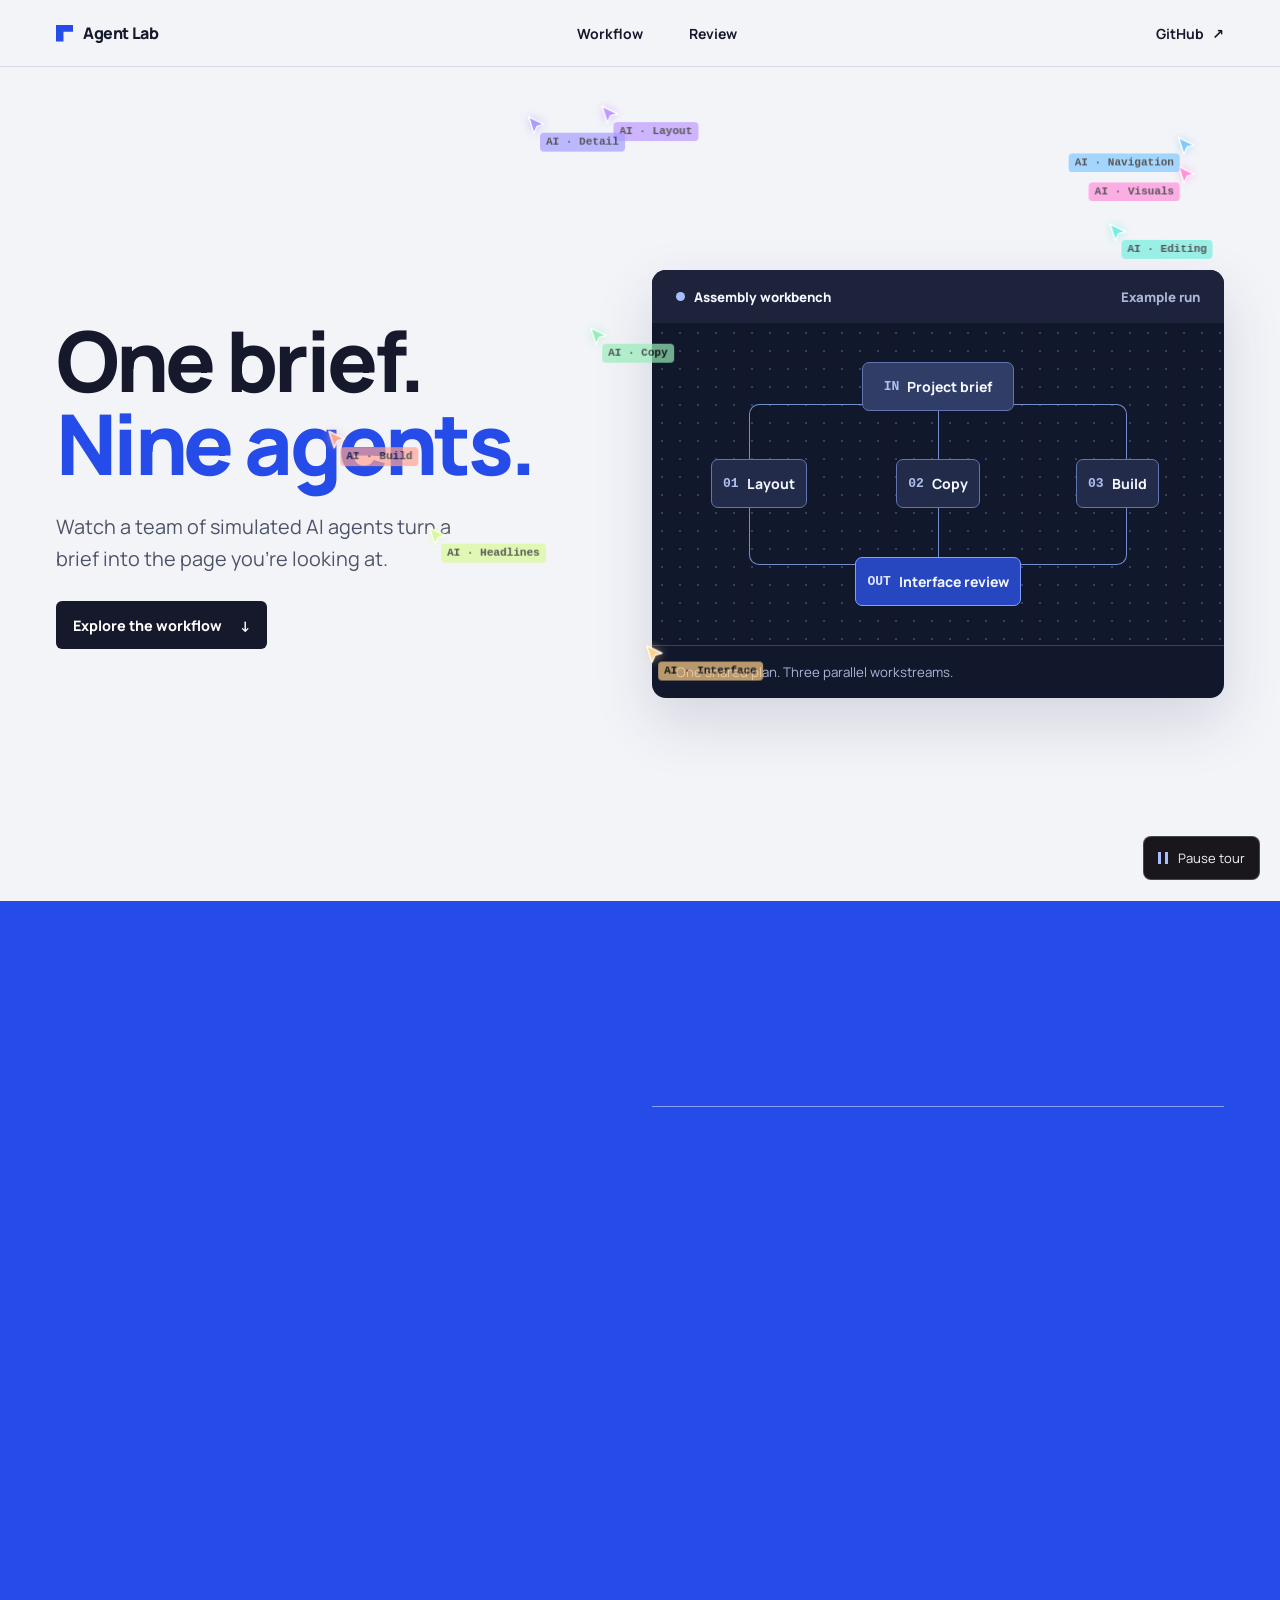
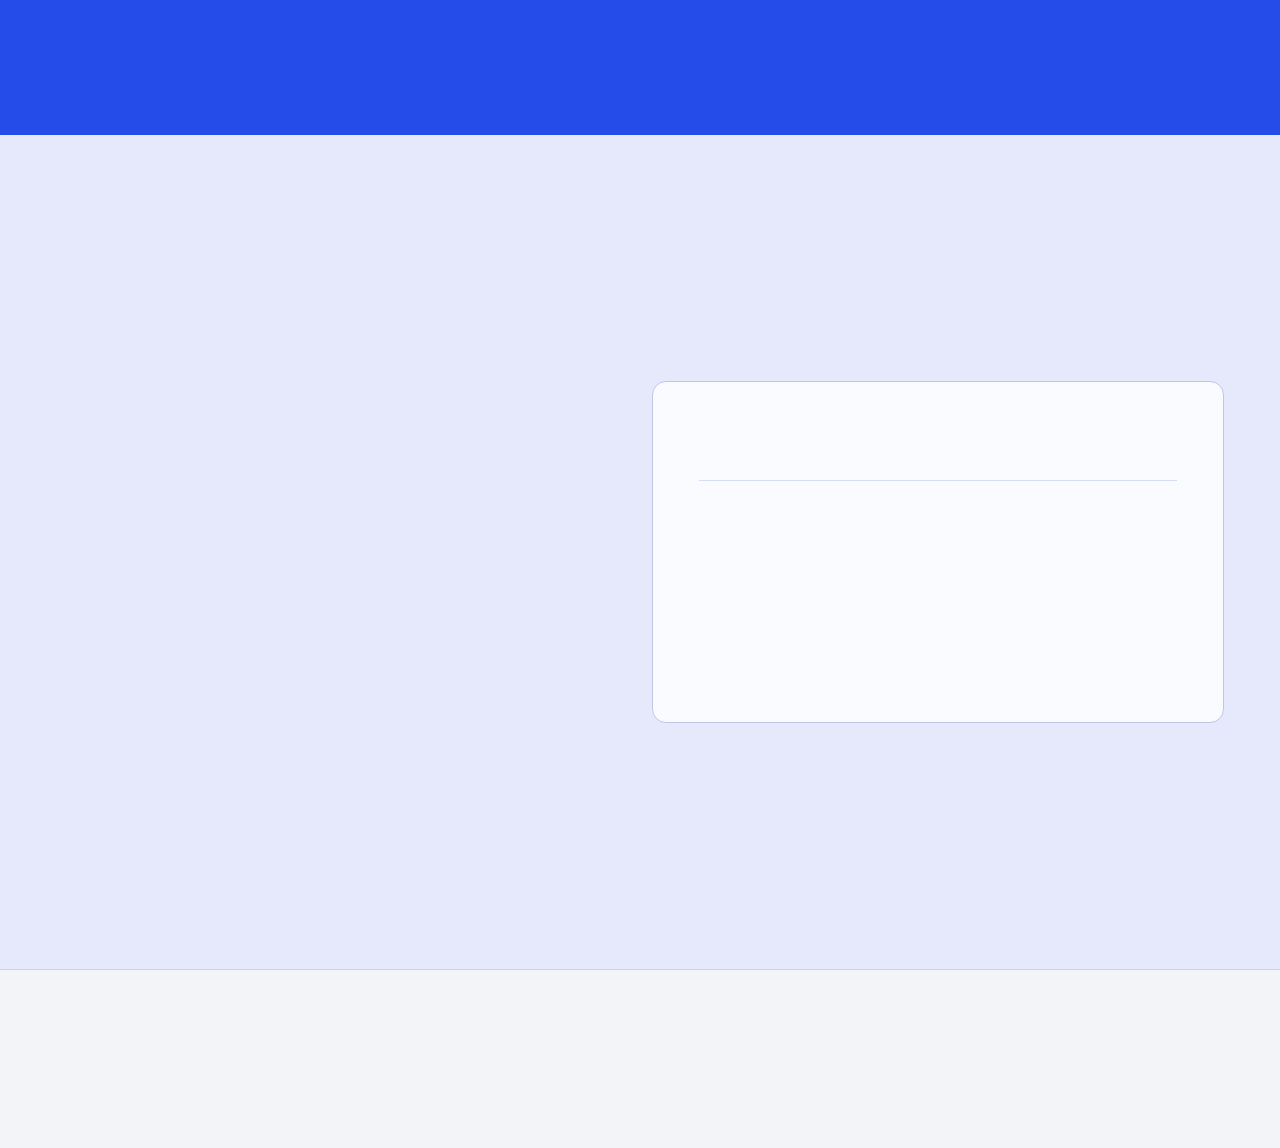
<file: demo/index.html>
<!doctype html>
<html lang="en">
<head>
  <meta charset="utf-8">
  <meta name="viewport" content="width=device-width, initial-scale=1">
  <meta name="theme-color" content="#f3f4f8">
  <meta name="description" content="Watch nine simulated agents assemble this interface, from brief to review.">
  <title>Agent Lab · Site Assembly</title>
  <link rel="stylesheet" href="./lab.css">
  <link rel="stylesheet" href="../skills/site-assembly/assets/starter/agent-build.css">
  <script type="module" src="./lab.js"></script>
</head>
<body>
  <a class="skip" href="#main">Skip to content</a>
  <header class="lab-header" data-tour-persistent>
    <div class="frame mast">
      <a class="wordmark" href="#top"><i aria-hidden="true"></i>Agent Lab</a>
      <nav aria-label="Page sections"><a href="#workflow">Workflow</a><a href="#review">Review</a></nav>
      <a class="repo" href="https://github.com/wquxss/site-assembly">GitHub <span class="arrow" aria-hidden="true">↗</span></a>
    </div>
  </header>

  <main id="main">
    <section class="hero chapter" id="top" data-tour-section="brief" aria-labelledby="title">
      <div class="frame hero-layout">
        <div class="hero-copy">
          <h1 id="title" data-tour-job="copy">One brief.<br><span>Nine agents.</span></h1>
          <p data-tour-job="copy">Watch a team of simulated AI agents turn a brief into the page you’re looking at.</p>
          <a class="action" href="#workflow" data-tour-job="dev">Explore the workflow <span aria-hidden="true">↓</span></a>
        </div>
        <div class="workbench" aria-label="Assembly workbench">
          <div class="bench-head" data-tour-job="design"><span><i></i> Assembly workbench</span><span>Example run</span></div>
          <div class="board">
            <div class="connector connector-top" aria-hidden="true"></div>
            <div class="connector connector-bottom" aria-hidden="true"></div>
            <div class="node node-start" data-tour-job="design"><span>IN</span> Project brief</div>
            <div class="node node-layout" data-tour-job="design"><span>01</span> Layout</div>
            <div class="node node-copy" data-tour-job="design"><span>02</span> Copy</div>
            <div class="node node-build" data-tour-job="design"><span>03</span> Build</div>
            <div class="node node-final" data-tour-job="dev"><span>OUT</span> Interface review</div>
          </div>
          <div class="bench-foot" data-tour-job="copy">One shared plan. Three parallel workstreams.</div>
        </div>
      </div>
    </section>

    <section class="workflow chapter" id="workflow" data-tour-section="workflow" aria-labelledby="workflow-title">
      <div class="frame chapter-layout">
        <div>
          <h2 id="workflow-title" data-tour-job="copy">From brief<br>to build.</h2>
          <p class="chapter-lead" data-tour-job="copy">Agents share the same plan and work in parallel. The page advances once the current work is in place.</p>
        </div>
        <ol class="queue" aria-label="Workflow steps">
          <li data-tour-job="design"><span>01</span><div><h3>Read the brief</h3><p>Agree on the goal, content and constraints.</p></div></li>
          <li data-tour-job="design"><span>02</span><div><h3>Divide the work</h3><p>Assign layout, copy and implementation.</p></div></li>
          <li data-tour-job="design"><span>03</span><div><h3>Assemble the page</h3><p>Bring each piece into its place on the page.</p></div></li>
          <li data-tour-job="design"><span>04</span><div><h3>Review together</h3><p>Check the result and leave the site ready to use.</p></div></li>
        </ol>
      </div>
    </section>

    <section class="review chapter" id="review" data-tour-section="review" aria-labelledby="review-title">
      <div class="frame chapter-layout">
        <div>
          <h2 id="review-title" data-tour-job="copy">Ready for<br>review.</h2>
          <p class="chapter-lead" data-tour-job="copy">The assembled interface is a real page. Pause the tour at any point to explore it at your own pace.</p>
          <a class="action" href="https://github.com/wquxss/site-assembly" data-tour-job="dev">Get Site Assembly <span aria-hidden="true">↗</span></a>
        </div>
        <div class="review-sheet">
          <h3 data-tour-job="copy">Review checklist</h3>
          <ul>
            <li data-tour-job="design"><i aria-hidden="true"></i> Layout follows the brief</li>
            <li data-tour-job="design"><i aria-hidden="true"></i> Content reads in order</li>
            <li data-tour-job="design"><i aria-hidden="true"></i> Navigation is ready to use</li>
          </ul>
          <p data-tour-job="copy">Illustrative run. The cursors are simulated in your browser.</p>
        </div>
      </div>
    </section>
  </main>
  <footer class="lab-footer" data-tour-section="credits">
    <div class="frame mast"><span data-tour-job="copy">Site Assembly</span><div><a href="https://shinedsgn.ru/" data-tour-job="dev">shinedsgn.ru ↗</a><a href="https://t.me/shinecode" data-tour-job="dev">Telegram ↗</a></div></div>
  </footer>
  <button class="agent-tour" type="button" data-agent-tour hidden>
    <span class="agent-tour-icon" aria-hidden="true"></span><span data-agent-tour-label>Pause tour</span>
  </button>
</body>
</html>
</file>
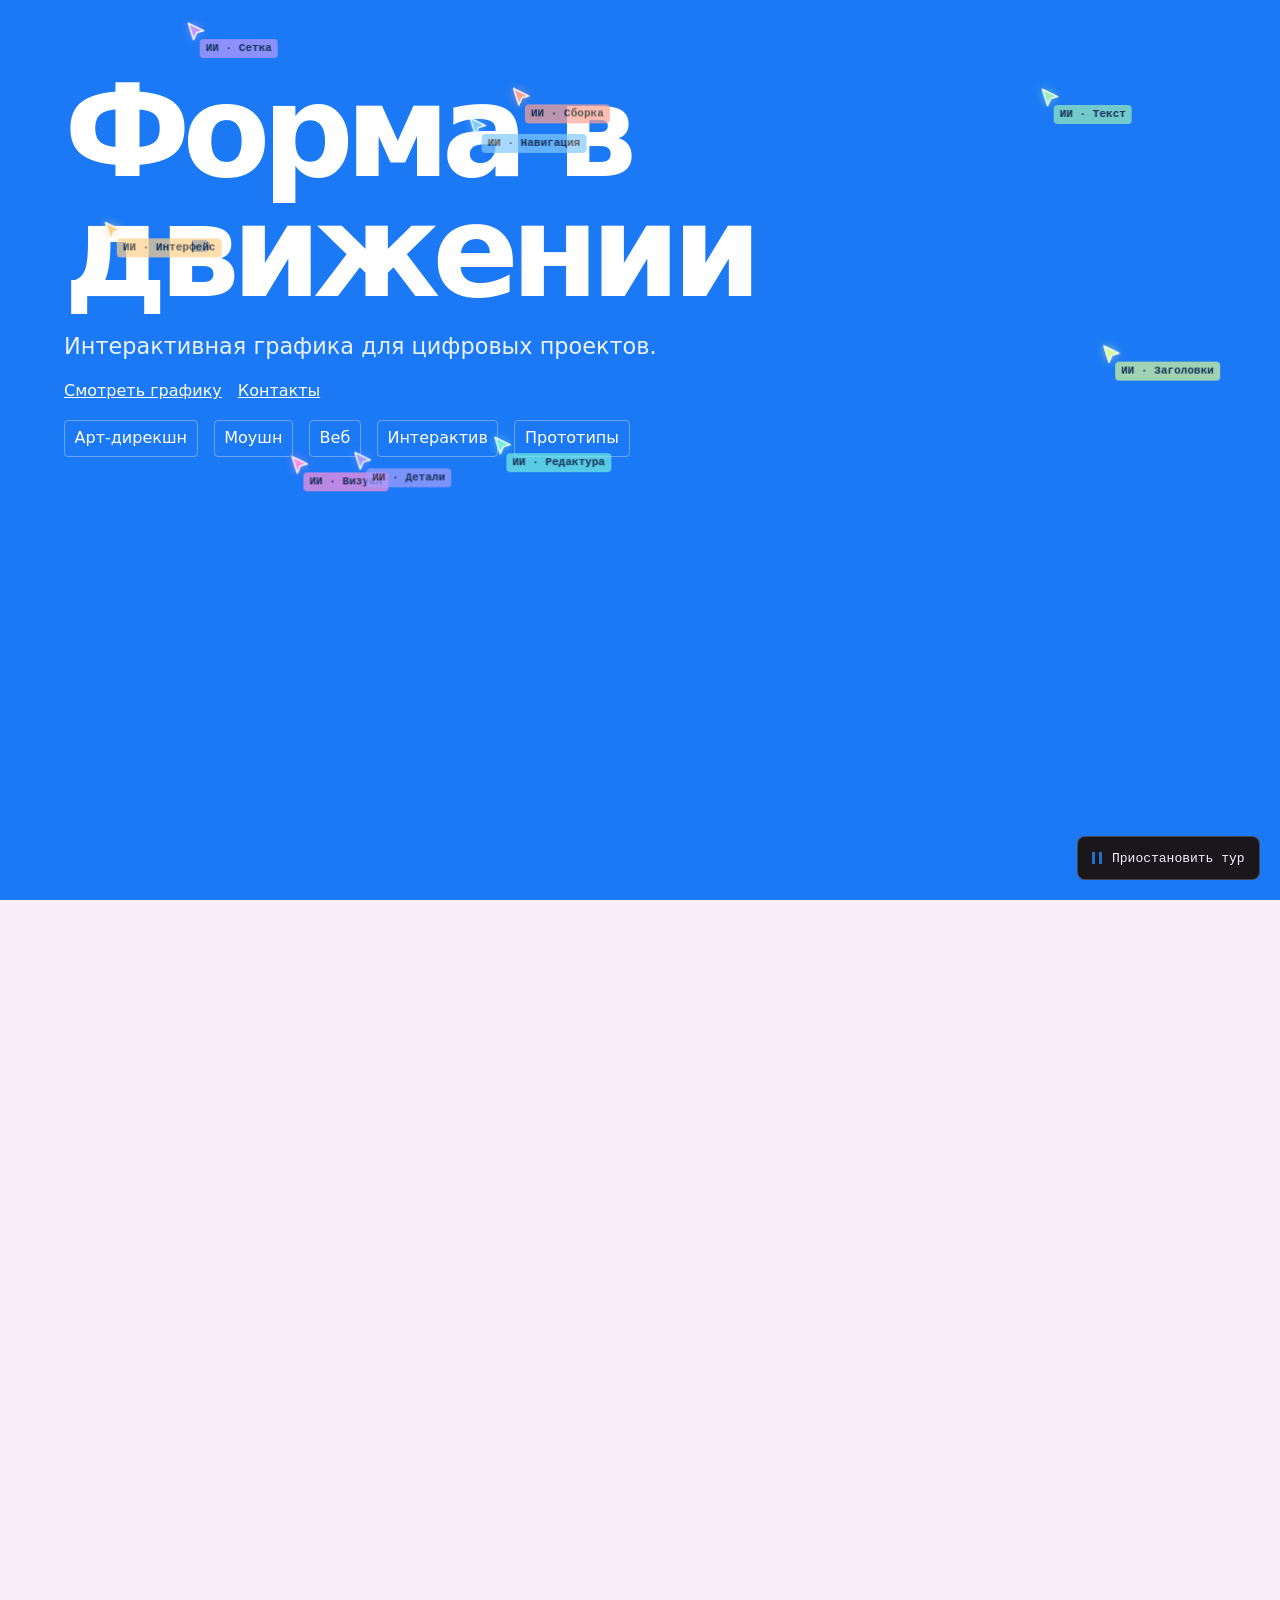
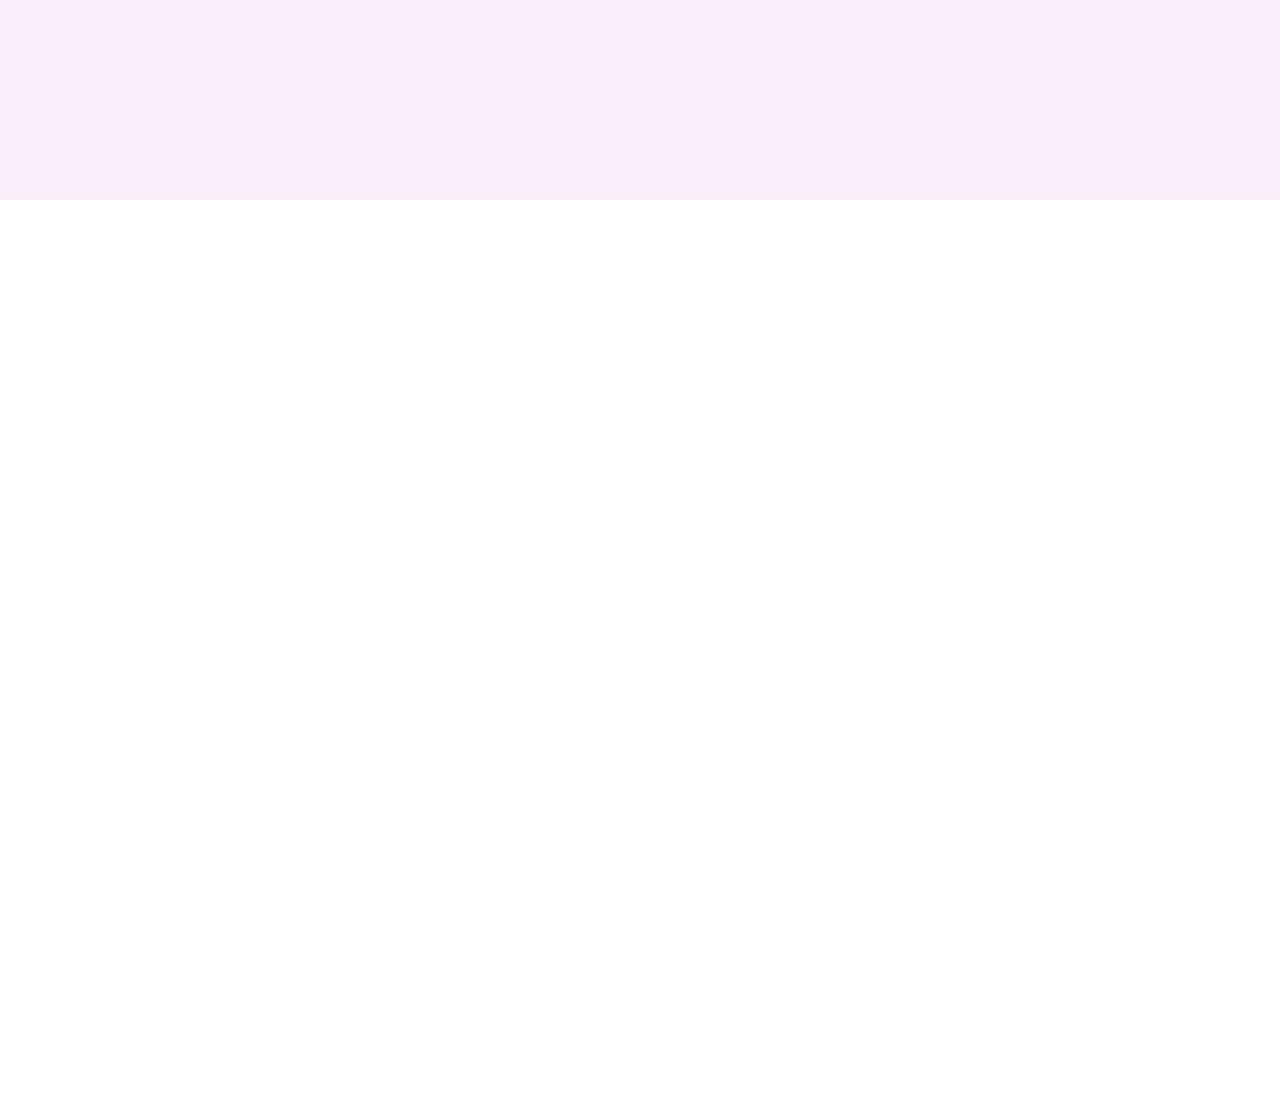
<file: skills/site-assembly/assets/starter/index.html>
<!doctype html>
<html lang="ru">
<head>
  <meta charset="utf-8">
  <meta name="viewport" content="width=device-width, initial-scale=1">
  <title>Site Assembly</title>
  <link rel="stylesheet" href="./demo.css">
  <link rel="stylesheet" href="./agent-build.css">
  <script type="module" src="./main.js"></script>
</head>
<body>
  <button class="agent-tour mono" type="button" data-agent-tour hidden>
    <span class="agent-tour-icon" aria-hidden="true"></span>
    <span data-agent-tour-label>приостановить тур</span>
  </button>
  <main>
    <section class="demo-scene demo-intro" data-tour-section="intro" aria-labelledby="intro">
      <h1 id="intro" data-tour-job="copy">Форма в движении</h1>
      <p data-tour-job="copy">Интерактивная графика для цифровых проектов.</p>
      <nav aria-label="разделы">
        <a href="#motion" data-tour-job="dev">Смотреть графику</a>
        <a href="#contact" data-tour-job="dev">Контакты</a>
      </nav>
      <div class="demo-disciplines" aria-label="направления работы">
        <span data-tour-job="design">Арт-дирекшн</span>
        <span data-tour-job="design">Моушн</span>
        <span data-tour-job="design">Веб</span>
        <span data-tour-job="copy">Интерактив</span>
        <span data-tour-job="dev">Прототипы</span>
      </div>
    </section>
    <section class="demo-scene" data-tour-section="motion" id="motion" aria-labelledby="motion-heading">
      <h2 id="motion-heading" data-tour-job="copy">Моушн</h2>
      <p data-tour-job="copy">Анимация интерфейсов и интерактивная графика.</p>
    </section>
    <section class="demo-scene" data-tour-section="contact" id="contact" aria-labelledby="contact-heading">
      <h2 id="contact-heading" data-tour-job="copy">Обсудим проект</h2>
      <p data-tour-job="copy">Расскажи, что должно ожить на экране.</p>
      <a href="mailto:hello@example.com" data-tour-job="dev">Написать</a>
    </section>
  </main>
</body>
</html>
</file>
<file: demo/lab.css>
@font-face {
  font-family: Manrope;
  src: url('./manrope-latin-wght-normal.woff2') format('woff2');
  font-weight: 200 800;
  font-display: swap;
}

:root {
  color-scheme: light;
  --ink: #15192b;
  --muted: #4d5369;
  --paper: #f3f4f8;
  --blue: #254be8;
  --night: #12182b;
  --header: 66px;
  font-family: Manrope, system-ui, sans-serif;
  color: var(--ink);
  background: var(--paper);
}

*, *::before, *::after { box-sizing: border-box; }
body, h1, h2, h3, p { margin: 0; }
a { color: inherit; text-decoration: none; }
button { font: inherit; }
:focus-visible { outline: 2px solid currentColor; outline-offset: 5px; }
::selection { color: white; background: #222cad; }
[id] { scroll-margin-top: var(--header); }
.frame { width: min(1270px, calc(100% - 112px)); margin-inline: auto; }
.skip { position: fixed; z-index: 100; inset: 8px auto auto 12px; padding: 10px 16px; background: white; transform: translateY(-120%); }
.skip:focus { transform: none; }

.lab-header { position: sticky; z-index: 72; top: 0; background: var(--paper); border-bottom: 1px solid #d9ddea; }
.mast, .mast nav, .mast > div { display: flex; align-items: center; }
.mast { min-height: var(--header); justify-content: space-between; gap: 24px; }
.mast nav, .mast > div { gap: clamp(14px, 4vw, 46px); }
.mast a { transition: color .18s; }
.mast a:hover { color: var(--blue); }
.wordmark { display: inline-flex; align-items: center; gap: 10px; font-weight: 800; letter-spacing: -.026em; white-space: nowrap; }
.wordmark i { width: 17px; aspect-ratio: 1; background: var(--blue); clip-path: polygon(0 0, 100% 0, 100% 42%, 44% 42%, 44% 100%, 0 100%); }
.mast nav a, .repo { font-size: .875rem; font-weight: 700; }
.repo { display: inline-flex; align-items: center; gap: 8px; white-space: nowrap; }

.chapter { display: grid; align-items: center; min-height: calc(100svh - var(--header)); padding-block: clamp(70px, 9vh, 132px); }
.hero-layout, .chapter-layout { display: grid; align-items: center; grid-template-columns: 1fr 1.12fr; gap: clamp(36px, 6.7vw, 104px); }
h1, h2 { font-weight: 800; letter-spacing: -.042em; line-height: .99; }
h1 { font-size: clamp(3.55rem, 6.55vw, 6rem); }
h1 span { color: var(--blue); }
h2 { font-size: clamp(3rem, 6.5vw, 5.7rem); }
.hero-copy p, .chapter-lead { margin-top: 26px; max-width: 35ch; font-size: clamp(1rem, 1.55vw, 1.265rem); line-height: 1.6; }
.hero-copy p, .review .chapter-lead { color: var(--muted); }
.action { display: inline-flex; gap: 18px; align-items: center; min-height: 48px; margin-top: 27px; padding: 12px 17px; justify-content: space-between; border-radius: 6px; background: var(--ink); color: white; font-size: .9rem; font-weight: 760; transition: background .2s, translate .2s; }
.action:hover { background: #252e55; translate: 0 -2px; }
.action:active { translate: 0 0; }
.action:focus-visible { outline-color: var(--blue); }

.workbench { min-width: 0; min-height: 428px; border-radius: 14px; overflow: hidden; background: var(--night); color: #f4f7ff; box-shadow: 0 24px 58px #242d5d27; }
.bench-head, .bench-foot { min-height: 53px; display: flex; align-items: center; padding-inline: clamp(15px, 2vw, 24px); font-size: .83rem; }
.bench-head { justify-content: space-between; gap: 12px; background: #1c233a; font-weight: 800; }
.bench-head span:first-child { display: inline-flex; align-items: center; gap: 9px; }
.bench-head i { width: 9px; height: 9px; border-radius: 50%; background: #a8bdff; }
.bench-head span:nth-child(2), .bench-foot { color: #aab6d9; }
.bench-foot { border-top: 1px solid #364367; }
.board { position: relative; isolation: isolate; min-height: 322px; padding: 28px 22px; display: grid; grid-template-columns: repeat(3, minmax(0, 1fr)); grid-auto-rows: 1fr; gap: 27px 10px; align-items: center; justify-items: center; background: radial-gradient(circle, #7992df54 1px, transparent 1.5px) 1px 1px / 18px 18px; }
.node { z-index: 1; min-width: 0; min-height: 49px; display: inline-flex; align-items: center; justify-content: center; gap: 8px; padding: 8px 11px; text-align: center; background: #222c4a; border: 1px solid #6176b0; border-radius: 7px; font-size: .875rem; font-weight: 750; white-space: nowrap; }
.node span { color: #b1bff0; font: 600 .815rem ui-monospace, monospace; }
.node-start, .node-final { grid-column: 1 / -1; min-width: 152px; }
.node-start { background: #303d67; }
.node-final { border-color: #829eff; background: #2747c1; }
.node-final span { color: #dee6ff; }
.connector { position: absolute; z-index: -1; inset-inline: 17% 17%; height: 21%; border: 1px solid #758dcc; border-radius: 10px; }
.connector::after { content: ''; position: absolute; left: 50%; height: 135%; border-inline-start: 1px solid #758dcc; }
.connector-top { top: 25%; border-bottom: 0; }
.connector-top::after { bottom: 0; }
.connector-bottom { bottom: 25%; border-top: 0; }
.connector-bottom::after { top: 0; }

.workflow { background: var(--blue); color: #fff; }
.workflow .chapter-lead { color: #eef1ff; }
.queue { margin: 0; padding: 0; list-style: none; border-top: 1px solid #d6e0ff95; }
.queue li { display: grid; grid-template-columns: 46px 1fr; gap: 16px; padding: 21px 0; border-bottom: 1px solid #d6e0ff95; }
.queue li > span { padding-top: 3px; color: #edf1ff; font: 600 .825rem ui-monospace, monospace; }
.queue h3, .review-sheet h3 { font-size: clamp(1.2rem, 2.1vw, 1.55rem); font-weight: 800; letter-spacing: -.02em; }
.queue p { margin-top: 5px; color: #eef1ff; line-height: 1.55; }
.review { background: #e5e9fb; }
.review-sheet { padding: clamp(24px, 4vw, 46px); background: #fafbff; border: 1px solid #bcc7e8; border-radius: 14px; }
.review-sheet ul { list-style: none; margin: 19px 0; padding: 0; border-top: 1px solid #d5def5; }
.review-sheet li { display: flex; align-items: center; gap: 12px; min-height: 51px; padding: 10px 0; border-bottom: 1px solid #d5def5; font-weight: 680; }
.review-sheet li i { width: 15px; height: 10px; margin: 0 3px 5px; border: solid var(--blue); border-width: 0 0 2px 2px; rotate: -45deg; flex: none; }
.review-sheet p { color: var(--muted); font-size: .9rem; line-height: 1.55; }
.lab-footer { padding: 26px 0 86px; background: var(--paper); border-top: 1px solid #ccd2e8; font-size: .89rem; font-weight: 700; }
.agent-tour { --accent: #a8bdff; }

@media (max-width: 1000px) {
  .frame { width: calc(100% - 64px); }
  .hero-layout, .chapter-layout { gap: 30px; }
}

@media (max-width: 760px) {
  :root { --header: 57px; }
  .frame { width: calc(100% - 38px); }
  .mast { gap: 12px; }
  .mast nav, .mast > div { gap: 12px; }
  .mast nav a, .repo { font-size: .81rem; }
  .chapter { min-height: auto; padding-block: 60px; }
  .hero { padding-block: 46px 60px; }
  .hero-layout, .chapter-layout { grid-template-columns: 1fr; gap: 36px; }
  .workbench { min-height: 352px; }
  .board { min-height: 246px; padding: 18px 6px; gap: 16px 4px; }
  .node { min-height: 42px; gap: 4px; padding-inline: 5px; font-size: .81rem; }
  .node span { font-size: .78rem; }
}

@media (max-width: 350px) { .wordmark i { display: none; } }
@media (prefers-reduced-motion: reduce) { .action { transition: none; } .action:hover { translate: none; } }
</file>
<file: skills/site-assembly/assets/starter/agent-build.css>
.agent-tour {
  position: fixed;
  z-index: 74;
  right: max(1.25rem, env(safe-area-inset-right));
  bottom: max(1.25rem, env(safe-area-inset-bottom));
  display: flex;
  align-items: center;
  gap: .6rem;
  min-height: 44px;
  padding: .55rem .9rem;
  border: 1px solid #ffffff35;
  border-radius: 8px;
  background: #19171b;
  color: #f5f1fb;
  font-size: .8125rem;
  cursor: pointer;
}

.agent-tour[hidden] { display: none; }
.agent-tour::after {
  content: "";
  position: absolute;
  inset: auto 8px 3px;
  height: 1px;
  background: var(--accent, #b473ff);
  transform-origin: left;
  transform: scaleX(var(--tour-progress, 0));
}

.agent-tour-icon {
  width: 10px;
  height: 12px;
  color: var(--accent, #b473ff);
  background: currentColor;
  clip-path: polygon(0 0, 100% 50%, 0 100%);
}

.agent-tour[data-running] .agent-tour-icon {
  border-inline: 3px solid currentColor;
  background: none;
  clip-path: none;
}

html[data-agent-tour-running] { scroll-behavior: auto; overflow-anchor: none; }

[data-agent-tour-last] {
  box-sizing: border-box;
  min-block-size: calc(100dvh - var(--agent-tour-header, 0px));
}

html[data-agent-tour-running] [data-agent-pending] {
  opacity: 0 !important;
  pointer-events: none;
}

html[data-agent-tour-running] [data-agent-done][data-agent-retired] {
  opacity: 0 !important;
  pointer-events: none;
  transition: opacity 205ms cubic-bezier(.32,.02,.24,1);
}

::highlight(site-assembly-untyped) {
  color: transparent;
  text-shadow: none;
}

.agent-overlay {
  position: fixed;
  inset: 0;
  overflow: clip;
  pointer-events: none;
  z-index: 80;
}

.agent-cursor, .agent-outline {
  position: absolute;
  inset: 0 auto auto 0;
  color: var(--agent-color);
  will-change: transform, opacity;
}

.agent-cursor svg {
  display: block;
  width: 21px;
  height: 21px;
  overflow: visible;
  filter: drop-shadow(0 0 4px color-mix(in srgb, currentColor 58%, transparent));
}

.agent-cursor::before {
  content: '';
  position: absolute;
  inset: -4px auto auto -4px;
  width: 12px;
  height: 12px;
  border: 1px solid currentColor;
  border-radius: 50%;
  opacity: var(--tap-opacity, 0);
  transform: scale(var(--tap-scale, 0));
}

.agent-cursor path {
  fill: currentColor;
  stroke: #fff;
  stroke-width: 1.5;
  stroke-linejoin: round;
}

.agent-cursor span {
  display: block;
  margin: -3px 0 0 14px;
  padding: 3px 6px;
  border-radius: 4px;
  background: var(--agent-color);
  color: #141315;
  font: 600 .69rem/1.2 var(--tour-mono, ui-monospace), monospace;
  white-space: nowrap;
  opacity: .7;
  transition: transform 180ms cubic-bezier(.32,.02,.24,1), opacity 240ms ease;
}

.agent-cursor[data-agent-working] span { opacity: 1; }

.agent-cursor[data-label-left] span {
  transform: translateX(calc(-100% - 10px));
}

.agent-outline {
  border: 1px solid currentColor;
  border-radius: 3px;
  opacity: 0;
}

@media (max-width: 600px) {
  .agent-cursor svg { width: 17px; height: 17px; }
  .agent-cursor span { margin-left: 10px; font-size: .62rem; }
}

@media (prefers-reduced-motion: reduce) {
  .agent-overlay, .agent-tour { display: none; }
}
</file>
<file: skills/site-assembly/assets/starter/demo.css>
:root {
  color-scheme: light;
  --bg: #fff;
  --ink: #132344;
  --muted: #4b5972;
  --accent: #256ec7;
  font: 16px/1.55 system-ui, sans-serif;
}

* { box-sizing: border-box; }
body { margin: 0; background: var(--bg); color: var(--ink); }
.mono { font-family: ui-monospace, monospace; }
a { color: var(--accent); }
.demo-scene {
  max-width: 86rem;
  margin-inline: auto;
  padding: clamp(2rem, 8vh, 5rem) clamp(1rem, 5vw, 5rem) clamp(3rem, 9vh, 6rem);
}
html[data-agent-tour-running] .demo-scene { min-block-size: 100svh; }
h1, h2, p { margin: 0 0 1rem; }
h1 { max-width: 11ch; font-size: clamp(3rem, 10vw, 9rem); line-height: .94; letter-spacing: -.065em; }
h2 { font-size: clamp(2rem, 5vw, 4.5rem); line-height: 1; letter-spacing: -.045em; }
.demo-scene > p { font-size: clamp(1.05rem, 2vw, 1.4rem); color: var(--muted); }
.demo-intro nav, .demo-disciplines { display: flex; flex-wrap: wrap; gap: .6rem 1rem; margin-block: 1rem; }
.demo-disciplines span { padding: .3rem .6rem; border: 1px solid #413651; border-radius: 4px; }
.demo-intro {
  --accent: #fff;
  --muted: #ebf2ff;
  background: #1b79f5;
  color: #fff;
}
.demo-intro .demo-disciplines span { border-color: #ffffff55; }
#motion { background: #f9edf9; }
</file>
